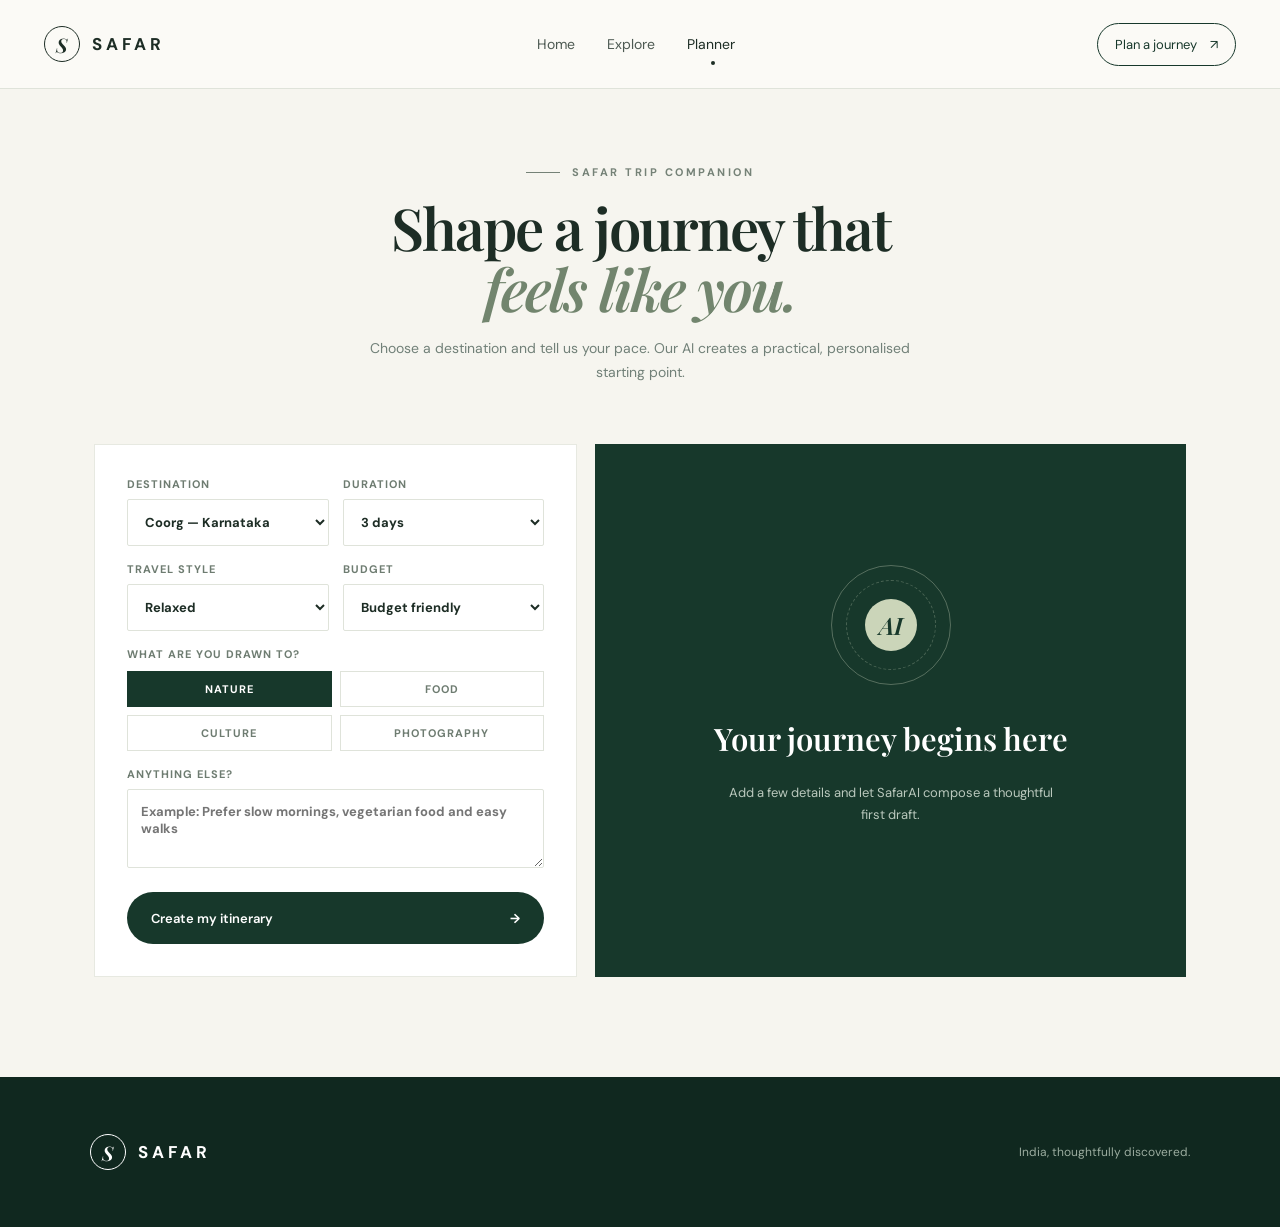
<file: planner.html>
<!DOCTYPE html>
<html lang="en">
<head>
  <meta charset="UTF-8"><meta name="viewport" content="width=device-width, initial-scale=1">
  <title>A Trip Planner — Safar</title>
  <link rel="preconnect" href="https://fonts.googleapis.com">
  <link href="https://fonts.googleapis.com/css2?family=DM+Sans:wght@400;500;600;700&family=Playfair+Display:ital,wght@0,600;1,600&display=swap" rel="stylesheet">
  <link rel="stylesheet" href="style.css">
</head>
<body>
  <header class="nav-wrap inner-nav">
    <nav class="nav-shell">
      <a class="brand" href="index.html"><span class="brand-mark">S</span>SAFAR<span class="brand-ai"></span></a>
      <button class="menu-button" type="button" aria-expanded="false">Menu</button>
      <div class="nav-links"><a href="index.html">Home</a><a href="explore.html">Explore</a><a class="active" href="planner.html"> Planner</a></div>
      <a class="nav-cta" href="#planner">Plan a journey <span>↗</span></a>
    </nav>
  </header>

  <main class="planner-main" id="planner">
    <section class="planner-heading">
      <p class="eyebrow dark"><span></span> Safar trip companion</p>
      <h1>Shape a journey that<br><em>feels like you.</em></h1>
      <p>Choose a destination and tell us your pace. Our AI creates a practical, personalised starting point.</p>
    </section>
    <section class="planner-layout">
      <form class="planner-form" id="plannerForm">
        <div class="field-row">
          <label>Destination<select id="planPlace"></select></label>
          <label>Duration<select id="days"><option value="2">2 days</option><option value="3" selected>3 days</option><option value="4">4 days</option><option value="5">5 days</option><option value="7">7 days</option></select></label>
        </div>
        <div class="field-row">
          <label>Travel style<select id="travelStyle"><option>Relaxed</option><option>Balanced</option><option>Adventure</option><option>Luxury</option></select></label>
          <label>Budget<select id="budget"><option>Budget friendly</option><option>Comfortable</option><option>Premium</option></select></label>
        </div>
        <label>What are you drawn to?
          <div class="interest-options">
            <label><input type="checkbox" name="interest" value="Nature" checked><span>Nature</span></label>
            <label><input type="checkbox" name="interest" value="Food"><span>Food</span></label>
            <label><input type="checkbox" name="interest" value="Culture"><span>Culture</span></label>
            <label><input type="checkbox" name="interest" value="Photography"><span>Photography</span></label>
          </div>
        </label>
        <label>Anything else?<textarea id="preferences" rows="3" placeholder="Example: Prefer slow mornings, vegetarian food and easy walks"></textarea></label>
        <button class="button button-green planner-submit" type="submit"><span id="submitText">Create my itinerary</span><b>→</b></button>
      </form>
      <aside class="plan-output" id="planResult" aria-live="polite">
        <div class="empty-plan"><div class="orbit"><span>AI</span></div><h2>Your journey begins here</h2><p>Add a few details and let SafarAI compose a thoughtful first draft.</p></div>
      </aside>
    </section>
  </main>
  <footer><a class="brand footer-brand" href="index.html"><span class="brand-mark">S</span>SAFAR<span class="brand-ai"></span></a><p>India, thoughtfully discovered.</p></footer>
  <script src="script.js"></script>
</body>
</html>
</file>
<file: style.css>
:root {
  --forest:#17382b; --deep:#10281f; --sage:#a9b69b; --cream:#f3f0e7;
  --paper:#fbfaf6; --ink:#1d2d25; --muted:#718078; --line:#dfe3da;
}
*{box-sizing:border-box} html{scroll-behavior:smooth}
body{margin:0;background:var(--paper);color:var(--ink);font-family:"DM Sans",sans-serif}
a{color:inherit;text-decoration:none} button,input,select,textarea{font:inherit}
.nav-wrap{position:absolute;z-index:20;top:0;left:0;width:100%;color:white}
.inner-nav{position:relative;color:var(--ink);background:var(--paper);border-bottom:1px solid var(--line)}
.nav-shell{height:88px;max-width:1320px;margin:auto;padding:0 44px;display:flex;align-items:center;justify-content:space-between}
.brand{display:flex;align-items:center;gap:10px;font-size:17px;font-weight:700;letter-spacing:4px}
.brand-mark{width:36px;height:36px;border:1px solid currentColor;border-radius:50%;display:grid;place-items:center;font:italic 600 20px "Playfair Display",serif;letter-spacing:0;margin-right:2px}
.brand-ai{color:#b7c8a9}
.nav-links{display:flex;gap:32px;align-items:center;font-size:14px}
.nav-links a{opacity:.78;position:relative}.nav-links a.active,.nav-links a:hover{opacity:1}
.nav-links a.active:after{content:"";position:absolute;width:4px;height:4px;border-radius:50%;background:currentColor;left:50%;bottom:-12px}
.nav-cta{border:1px solid rgba(255,255,255,.55);border-radius:999px;padding:12px 17px;font-size:13px}
.inner-nav .nav-cta{border-color:var(--forest);color:var(--forest)}
.nav-cta span{margin-left:10px}.menu-button{display:none}
.hero{position:relative;min-height:720px;height:92vh;max-height:860px;background:url("https://images.unsplash.com/photo-1448375240586-882707db888b?auto=format&fit=crop&w=2000&q=88") center 58%/cover no-repeat;color:white;display:flex;align-items:center;overflow:hidden}
.hero-overlay{position:absolute;inset:0;background:linear-gradient(90deg,rgba(8,31,21,.82),rgba(13,44,31,.48) 42%,rgba(13,44,31,.08) 78%)}
.hero-content{position:relative;z-index:2;max-width:1320px;width:100%;margin:auto;padding:60px 44px 0}
.eyebrow{text-transform:uppercase;letter-spacing:2.5px;font-size:11px;font-weight:700;display:flex;align-items:center;gap:12px}
.eyebrow span{width:34px;height:1px;background:currentColor}.eyebrow.dark{color:#758277}
.hero h1{max-width:720px;margin:28px 0 20px;font:600 82px/1.02 "Playfair Display",serif;letter-spacing:-3px}
.hero h1 em{color:#c8d2b9}.hero-copy{max-width:510px;line-height:1.75;color:rgba(255,255,255,.82);font-size:16px}
.hero-actions{display:flex;align-items:center;gap:28px;margin-top:35px}
.button{min-height:52px;display:inline-flex;align-items:center;justify-content:center;gap:30px;border:0;border-radius:999px;padding:0 24px;font-size:13px;font-weight:600;cursor:pointer;transition:.25s}
.button:hover{transform:translateY(-2px)}.button-light{background:#edf0df;color:var(--forest)}.button-green{background:var(--forest);color:white}
.text-link{font-size:13px;border-bottom:1px solid rgba(255,255,255,.45);padding:8px 0}.text-link span{margin-left:12px}
.intro{max-width:1320px;margin:auto;padding:110px 44px 70px;display:grid;grid-template-columns:1fr 1.15fr 1fr;gap:45px;align-items:end}
.intro-heading h2,.intro h2,.story-copy h2,.page-heading h1,.planner-heading h1{margin:0;font:600 62px/1.05 "Playfair Display",serif;letter-spacing:-2px}
.intro h2 em,.story-copy h2 em,.page-heading h1 em,.planner-heading h1 em{color:#72856e}
.intro-copy{font-size:14px;line-height:1.85;color:var(--muted)}.intro-copy p{margin:0 0 24px}
.arrow-link{color:var(--forest);border-bottom:1px solid #bac5b7;padding-bottom:7px;font-weight:600}.arrow-link span{margin-left:20px}
.category-section{max-width:1320px;margin:auto;padding:0 44px 110px;display:grid;grid-template-columns:1.35fr .82fr .82fr;gap:18px}
.category-card{height:430px;background:var(--card-image) center/cover;border-radius:3px;overflow:hidden}
.category-card>a{position:relative;height:100%;padding:25px;display:flex;align-items:flex-end;color:white;background:linear-gradient(0deg,rgba(10,32,23,.68),transparent 65%)}
.category-card span{position:absolute;top:22px;left:25px;font-size:11px}.category-card h3{margin:0;font:italic 600 36px/1.05 "Playfair Display",serif}
.category-card b{position:absolute;right:22px;bottom:22px;width:42px;height:42px;border:1px solid rgba(255,255,255,.65);border-radius:50%;display:grid;place-items:center;transition:.25s}
.category-card:hover b{background:white;color:var(--forest);transform:rotate(45deg)}
.story{background:#eaece2;display:grid;grid-template-columns:1.12fr 1fr;min-height:650px}
.story-image{min-height:650px}.story-image img{width:100%;height:100%;object-fit:cover;display:block}
.story-copy{max-width:540px;align-self:center;padding:60px 70px}.story-copy h2{margin:25px 0}
.story-copy>p:not(.eyebrow){color:var(--muted);line-height:1.85;margin-bottom:28px}
footer{min-height:150px;background:var(--deep);color:white;display:flex;align-items:center;justify-content:space-between;padding:0 7%}
footer p{color:#9bac9f;font-size:12px}
.page-heading{max-width:1320px;margin:auto;padding:80px 44px 55px;text-align:center}
.page-heading .eyebrow{justify-content:center}.page-heading h1{font-size:68px;margin:22px 0 38px}
.search-row{max-width:720px;height:62px;margin:auto;display:flex;border:1px solid var(--line);background:white;border-radius:999px;padding:5px}
.search-box{flex:1;display:flex;align-items:center;gap:12px;padding-left:17px;color:#8d998f}
.search-box input{width:100%;border:0;outline:0;color:var(--ink)}.search-button{width:120px;border:0;border-radius:999px;background:var(--forest);color:white;cursor:pointer}
.state-filter-row{max-width:720px;margin:16px auto 0;display:flex;align-items:center;justify-content:center;gap:12px;color:#718078;font-size:12px}
.state-filter-row select{min-width:260px;border:1px solid var(--line);border-radius:999px;background:white;color:var(--ink);padding:10px 38px 10px 14px;outline:0}
.filters{display:flex;justify-content:center;flex-wrap:wrap;gap:8px;max-width:1320px;margin:0 auto 35px;padding:0 44px}
.filters button{border:1px solid var(--line);background:transparent;color:#66756b;border-radius:999px;padding:10px 15px;font-size:12px;cursor:pointer}
.filters button.active,.filters button:hover{background:var(--forest);border-color:var(--forest);color:white}
.cards-section{max-width:1320px;margin:auto;padding:20px 44px 110px}
.destination-grid{display:grid;grid-template-columns:repeat(3,1fr);gap:22px}
.destination-card{background:white;border:1px solid #edf0e8;overflow:hidden}
.destination-card-image{height:290px;position:relative;overflow:hidden;background:#e6eadf}.destination-card-image img{position:relative;z-index:1;width:100%;height:100%;object-fit:cover;transition:.5s}
.image-search-pending{background:#e6eadf}
.image-search-pending:before,.image-unavailable:before{content:"";position:absolute;inset:0;background:linear-gradient(110deg,#e6eadf 25%,#f2f3ed 40%,#e6eadf 55%);background-size:200% 100%;animation:photo-loading 1.4s linear infinite}
.image-unavailable:before{content:"Place-specific photo unavailable";display:grid;place-items:center;padding:20px;text-align:center;background:#e6eadf;color:#68776c;font-size:13px;animation:none}
@keyframes photo-loading{to{background-position-x:-200%}}
.photo-credit{position:absolute;z-index:4;left:8px;bottom:8px;max-width:calc(100% - 16px);overflow:hidden;text-overflow:ellipsis;white-space:nowrap;background:rgba(16,40,31,.82);color:white;padding:5px 8px;font-size:9px}
.destination-card:hover img{transform:scale(1.04)}
.card-save{position:absolute;right:14px;top:14px;width:40px;height:40px;border:0;border-radius:50%;background:rgba(255,255,255,.92);color:var(--forest);cursor:pointer}
.card-save.saved{background:var(--forest);color:white}
.destination-card-info{padding:22px}.destination-card-info .meta{color:#8a988e;text-transform:uppercase;letter-spacing:1.5px;font-size:9px}
.destination-card-info h3{margin:9px 0 8px;font:600 28px "Playfair Display",serif}.destination-card-info p{min-height:44px;color:var(--muted);font-size:13px;line-height:1.7}
.card-actions{display:flex;align-items:center;margin-top:18px}.card-actions a{font-size:12px;font-weight:700;border-bottom:1px solid #bfc8bb;padding-bottom:5px}.card-actions a span{margin-left:10px}
.empty-results{grid-column:1/-1;text-align:center;padding:60px;color:var(--muted)}
.detail-hero{height:520px;background-size:cover;background-position:center;position:relative;color:white;display:flex;align-items:flex-end}
.detail-hero:after{content:"";position:absolute;inset:0;background:linear-gradient(0deg,rgba(10,35,24,.75),transparent 65%);pointer-events:none}
.detail-hero-image{position:absolute;z-index:0;inset:0;width:100%;height:100%;object-fit:cover}
.detail-hero-content{position:relative;z-index:2;width:100%;max-width:1320px;margin:auto;padding:55px 44px}
.detail-hero-content p{text-transform:uppercase;letter-spacing:2px;font-size:10px}.detail-hero-content h1{margin:10px 0 0;font:600 68px "Playfair Display",serif}
.detail-layout{max-width:1320px;margin:auto;padding:80px 44px 110px;display:grid;grid-template-columns:1.25fr .75fr;gap:80px}
.detail-main h2{font:600 38px "Playfair Display",serif;margin:0 0 18px}.detail-main>p{color:var(--muted);line-height:1.85}
.detail-main ul{padding:0;list-style:none;display:grid;grid-template-columns:repeat(2,1fr);gap:10px}.detail-main li{border-bottom:1px solid var(--line);padding:12px 0;font-size:14px}
.detail-aside{background:#edf0e6;padding:30px;height:fit-content}.detail-aside h3{font:600 25px "Playfair Display",serif;margin:0 0 20px}
.detail-aside p{color:var(--muted);font-size:13px;line-height:1.7}.detail-aside .button{width:100%;margin-top:15px}
.planner-main{background:#f6f5ef}.planner-heading{text-align:center;padding:65px 24px 45px}
.planner-heading h1{font-size:58px;margin:18px 0}.planner-heading>p:last-child{max-width:580px;margin:auto;color:var(--muted);line-height:1.7;font-size:14px}
.planner-heading .eyebrow{justify-content:center}.planner-layout{max-width:1180px;margin:auto;padding:15px 44px 100px;display:grid;grid-template-columns:.9fr 1.1fr;gap:18px}
.planner-form{background:white;padding:32px;border:1px solid #e7e9e1}.field-row{display:grid;grid-template-columns:1fr 1fr;gap:14px}
.planner-form label{display:block;color:#6e7c71;font-size:11px;font-weight:700;text-transform:uppercase;letter-spacing:1px;margin-bottom:16px}
.planner-form select,.planner-form textarea{width:100%;margin-top:8px;border:1px solid var(--line);background:white;color:var(--ink);outline:0;border-radius:2px;padding:13px;font-size:13px;text-transform:none;letter-spacing:0}
.planner-form textarea{resize:vertical}.interest-options{display:grid;grid-template-columns:repeat(2,1fr);gap:8px;margin-top:10px}
.interest-options label{margin:0}.interest-options input{position:absolute;opacity:0}.interest-options span{display:block;border:1px solid var(--line);padding:10px;text-align:center;cursor:pointer}
.interest-options input:checked+span{background:var(--forest);border-color:var(--forest);color:white}.planner-submit{width:100%;justify-content:space-between;margin-top:5px}
.plan-output{min-height:520px;background:var(--forest);color:white;padding:38px}
.empty-plan{height:440px;display:flex;flex-direction:column;align-items:center;justify-content:center;text-align:center}
.orbit{width:120px;height:120px;border:1px solid rgba(202,213,188,.35);border-radius:50%;display:grid;place-items:center;margin-bottom:22px;position:relative}
.orbit:before{content:"";position:absolute;inset:14px;border:1px dashed rgba(202,213,188,.28);border-radius:50%}
.orbit span{width:52px;height:52px;border-radius:50%;background:#cbd5b9;color:var(--forest);display:grid;place-items:center;font:italic 600 24px "Playfair Display",serif}
.empty-plan h2{font:600 31px "Playfair Display",serif;margin:10px 0}.empty-plan p{max-width:340px;color:#bac8bd;line-height:1.7;font-size:13px}
.plan-output.loading{display:flex;align-items:center;justify-content:center}.loading-panel{text-align:center}.loading-panel .orbit{margin:0 auto 25px;animation:pulse 1.6s infinite}
.ai-result h2{font:600 36px "Playfair Display",serif;margin:0 0 7px}.ai-result>p{color:#b9c7bc;font-size:13px;line-height:1.7}
.result-days{margin-top:24px;display:grid;gap:9px}.result-day{background:rgba(255,255,255,.07);border-left:2px solid #b8c7a6;padding:14px 16px}
.result-day h3{margin:0 0 5px;font-size:13px}.result-day p,.result-day ul{color:#becbbe;font-size:12px;line-height:1.6}.result-day ul{margin:7px 0 0;padding-left:16px}
.result-notes{border-top:1px solid rgba(255,255,255,.12);margin-top:18px;padding-top:12px;color:#b9c7bc;font-size:11px}
@keyframes pulse{50%{transform:scale(.94);opacity:.7}}
@media(max-width:900px){
.nav-shell{height:76px;padding:0 24px}.nav-links{display:none;position:absolute;top:76px;left:0;right:0;background:var(--deep);color:white;flex-direction:column;align-items:flex-start;padding:24px}
.nav-links.open{display:flex}.inner-nav .nav-links.open{background:var(--paper);color:var(--ink)}.menu-button{display:block;border:1px solid currentColor;background:transparent;color:inherit;border-radius:999px;padding:8px 12px}.nav-cta{display:none}
.hero{min-height:660px}.hero-content{padding:70px 24px 0}.hero h1{font-size:58px}.intro{grid-template-columns:1fr 1fr;padding:75px 24px 45px}.intro>.eyebrow{grid-column:1/-1}.intro h2{font-size:50px}
.category-section{grid-template-columns:1fr 1fr;padding:0 24px 70px}.category-large{grid-column:1/-1}.category-card{height:350px}.story{grid-template-columns:1fr}.story-image{min-height:440px}.story-copy{padding:70px 24px}
.page-heading{padding:60px 24px 40px}.page-heading h1{font-size:54px}.filters,.cards-section{padding-left:24px;padding-right:24px}.destination-grid{grid-template-columns:repeat(2,1fr)}
.detail-layout{grid-template-columns:1fr;padding:60px 24px;gap:35px}.detail-hero-content{padding:45px 24px}.planner-layout{grid-template-columns:1fr;padding:15px 24px 70px}
}
@media(max-width:560px){
.state-filter-row{flex-direction:column}.state-filter-row select{width:100%;min-width:0}
.brand{font-size:14px}.brand-mark{width:32px;height:32px}.hero{height:680px;min-height:680px}.hero h1{font-size:47px}.hero-copy{font-size:14px}.hero-actions{align-items:flex-start;flex-direction:column;gap:10px}
.intro{display:block}.intro h2{font-size:44px;margin:28px 0}.category-section{grid-template-columns:1fr}.category-card{height:300px}.story-copy h2{font-size:46px}
footer{padding:35px 24px;flex-direction:column;align-items:flex-start;justify-content:center;gap:12px}.page-heading h1{font-size:43px}.search-row{height:58px}.search-button{width:92px}
.destination-grid{grid-template-columns:1fr}.destination-card-image{height:280px}.detail-hero{height:430px}.detail-hero-content h1{font-size:48px}.detail-main ul{grid-template-columns:1fr}
.planner-heading h1{font-size:43px}.planner-form{padding:22px}.field-row{grid-template-columns:1fr;gap:0}.plan-output{padding:24px}
}
</file>
